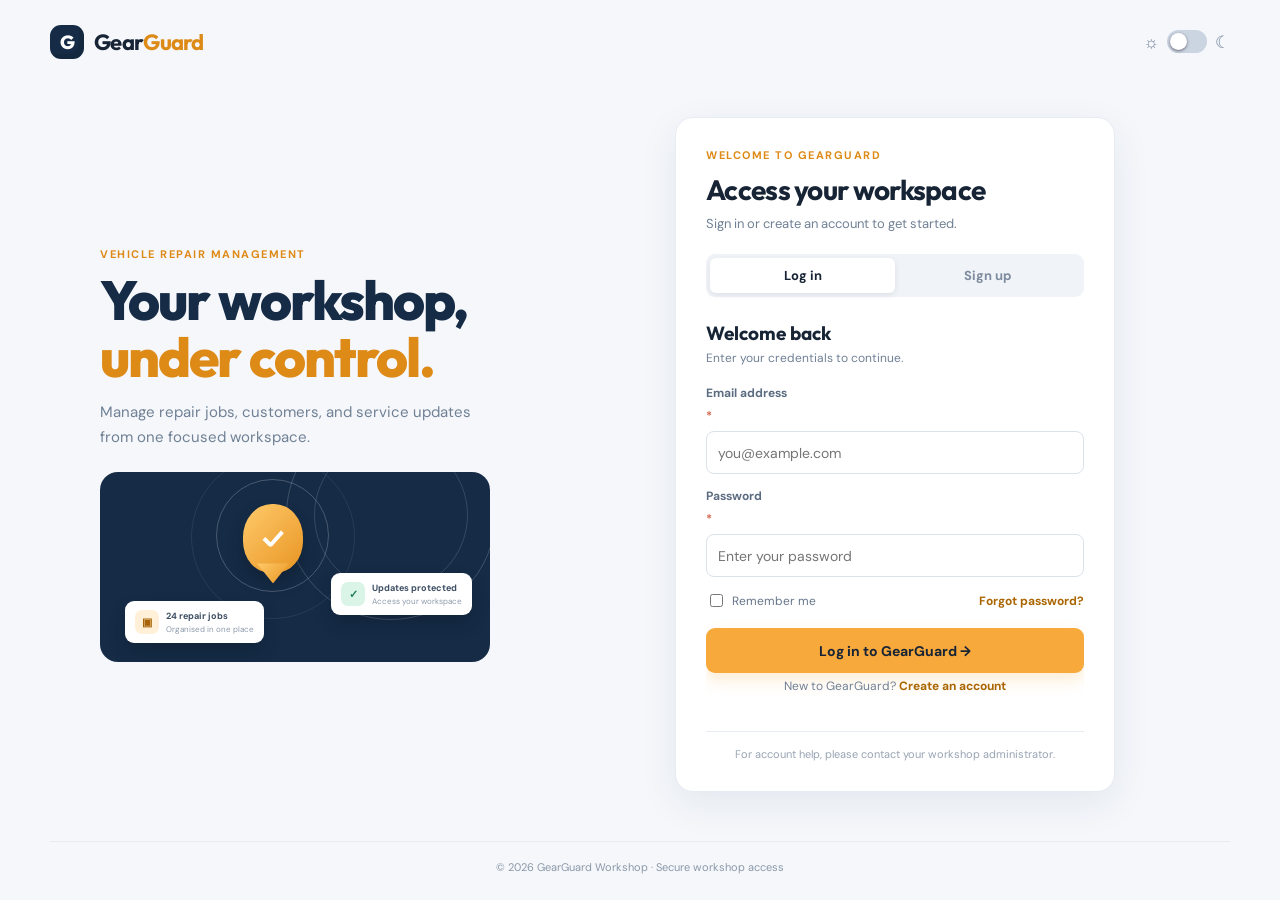
<file: index.html>
<!DOCTYPE html>
<html lang="en">

<head>
  <meta charset="UTF-8">
  <meta name="viewport" content="width=device-width, initial-scale=1.0">
  <meta name="description" content="Sign in or create a GearGuard workshop account">
  <title>Sign In | GearGuard</title>
  <link rel="preconnect" href="https://fonts.googleapis.com">
  <link rel="preconnect" href="https://fonts.gstatic.com" crossorigin>
  <link
    href="https://fonts.googleapis.com/css2?family=DM+Sans:wght@400;500;600;700&family=Outfit:wght@500;600;700;800&display=swap"
    rel="stylesheet">
  <link rel="stylesheet" href="style.css">
</head>

<body class="auth-body">
  <input onclick="blackBg()" class="theme-toggle" type="checkbox" id="theme-toggle">
  <div class="site-shell auth-shell">
    <header class="auth-header container">
      <a class="brand" href="index.html" aria-label="GearGuard login">
        <span class="brand-mark">G</span>
        <span>Gear<span>Guard</span>
        </span>
      </a><label class="theme-label" for="theme-toggle"><span aria-hidden="true">☼</span><span
          class="switch"><span></span></span><span aria-hidden="true">☾</span><span class="sr-only">Toggle colour
          theme</span></label>
    </header>
    <main class="auth-main container">
      <section class="auth-showcase" aria-hidden="true">
        <p class="eyebrow">Vehicle repair management</p>
        <h1>Your workshop,<br><em>under control.</em></h1>
        <p>Manage repair jobs, customers, and service updates from one focused workspace.</p>
        <div class="auth-illustration">
          <div class="auth-ring"></div>
          <div class="access-shield">✓</div>
          <div class="access-orbit orbit-one"></div>
          <div class="access-orbit orbit-two"></div>
          <div class="access-card access-card-one"><span class="access-icon">▣</span>
            <div><b>24 repair jobs</b><small>Organised in one place</small></div>
          </div>
          <div class="access-card access-card-two"><span class="access-icon">✓</span>
            <div><b>Updates protected</b><small>Access your workspace</small></div>
          </div>
        </div>
      </section>
      <section class="auth-card" aria-label="Account access">
        <div class="auth-card-heading">
          <p class="eyebrow">Welcome to GearGuard</p>
          <h2>Access your workspace</h2>
          <p>Sign in or create an account to get started.</p>
        </div>
        <div class="auth-tabs"><input type="radio" name="auth-view" id="login-tab" checked><input type="radio"
            name="auth-view" id="signup-tab">
          <div class="tab-labels" role="tablist" aria-label="Authentication options"><label for="login-tab"
              role="tab">Log in</label><label for="signup-tab" role="tab">Sign up</label></div>
          <div class="auth-panels">
            <form class="auth-form login-form" action="dashboard.html" method="get">


              <h3>Welcome back</h3>
              <p>Enter your credentials to continue.</p>


              <label for="login-email">Email address <b>*</b>
                <input id="login-email" name="email" type="email" placeholder="you@example.com"
                  required autocomplete="email">
              </label>
              <label for="login-password">Password <b>*</b>
                <input id="login-password" name="password" type="password" placeholder="Enter your password"
                  minlength="6" required autocomplete="current-password">
              </label>


              <div class="form-option">
                <label><input type="checkbox" name="remember"> Remember me</label>
                <a href="#password-help">Forgot password?</a>
              </div>

              <button class="button button-primary auth-submit" onclick="login()" type="button">Log in to GearGuard →</button>
              <p class="auth-switch-text">New to GearGuard?
                <label for="signup-tab">Create an account</label>
              </p>
            </form>


            <form class="auth-form signup-form" action="pages/signup-success.html" method="get" onsubmit="signUp(event)">
              <h3>Create your account</h3>
              <p>Set up your workshop access in a moment.</p>

              <label for="signup-full-name">Full name <b>*</b>
                <input id="signup-full-name" name="fullName" type="text" placeholder="Enter your full name" required
                  autocomplete="name">
              </label>

              <label for="signup-email">Email address <b>*</b>
                <input id="signup-email" name="email" type="email" placeholder="you@example.com"
                  required autocomplete="email">
              </label>

              <label for="signup-dob">Date of birth <b>*</b>
                <input id="signup-dob" name="dob" min="1900-01-01" max="2026-08-27" type="date" required
                  autocomplete="bday">
              </label>

              <label for="signup-password">Password <b>*</b>
                <input id="signup-password" name="password" type="password" placeholder="At least 6 characters"
                  minlength="6" required autocomplete="new-password">
              </label>

              <label for="signup-confirm-password">Confirm password <b>*</b>
                <input id="signup-confirm-password" name="confirmPassword" type="password"
                  placeholder="Re-enter your password" minlength="6" required autocomplete="new-password">
              </label>

              <label class="terms">
                <input type="checkbox" required> I agree to the <a href="#terms">terms and privacy policy</a>.
              </label>

              <button class="button button-primary auth-submit" type="submit">Create account →
              </button>
              <p class="auth-switch-text">Already have an account? <label for="login-tab">Log in</label></p>
            </form>
          </div>
        </div>
        <p class="auth-help" id="password-help">For account help, please contact your workshop administrator.</p>
      </section>
    </main>
    <footer class="auth-footer container">© 2026 GearGuard Workshop · Secure workshop access</footer>
  </div>
  <script src="app.js"></script>
</body>

</html>
</file>
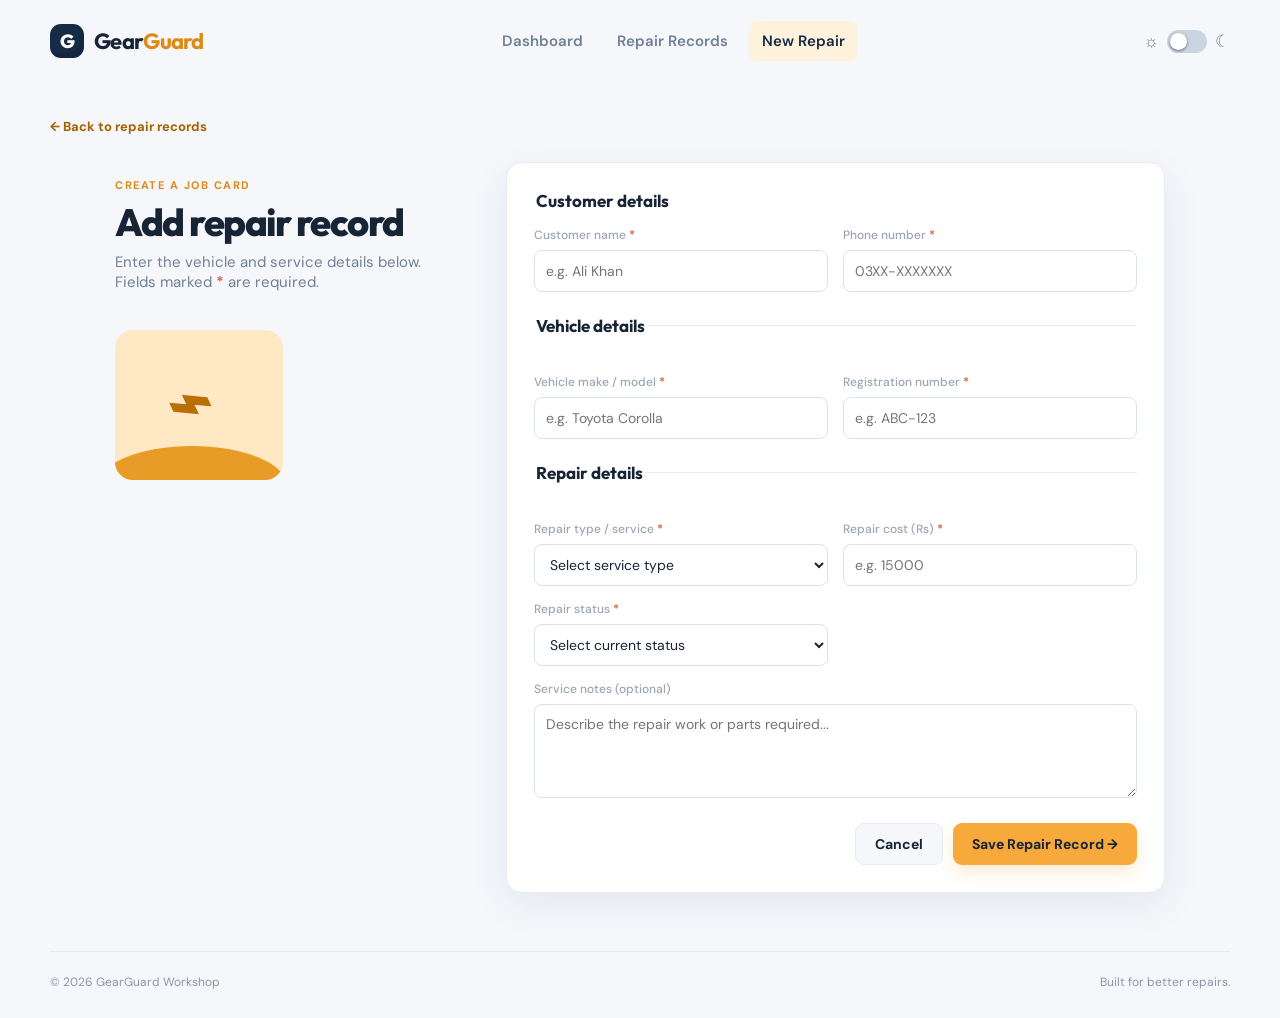
<file: pages/add-repair.html>
<!DOCTYPE html>
<html lang="en">

<head>
  <meta charset="UTF-8">
  <meta name="viewport" content="width=device-width, initial-scale=1.0">
  <meta name="description" content="Add a vehicle repair record">
  <title>New Repair | GearGuard</title>
  <link rel="preconnect" href="https://fonts.googleapis.com">
  <link rel="preconnect" href="https://fonts.gstatic.com" crossorigin>
  <link
    href="https://fonts.googleapis.com/css2?family=DM+Sans:wght@400;500;600;700&family=Outfit:wght@500;600;700;800&display=swap"
    rel="stylesheet">
  <link rel="stylesheet" href="../style.css">
</head>

<body>
  <input onclick="blackBg()" class="theme-toggle" type="checkbox" id="theme-toggle">
  <div class="site-shell">
    <header class="topbar container">
      <a class="brand" href="dashboard.html">
        <span class="brand-mark">G</span>
        <span>Gear<span>Guard</span></span>
      </a>
      <nav class="main-nav" aria-label="Primary navigation">
        <a href="dashboard.html">Dashboard</a>
        <a href="repairs.html">Repair Records</a>
        <a class="active" href="add-repair.html">New Repair</a>
      </nav>
      <label class="theme-label" for="theme-toggle">
        <span>☼</span>
        <span class="switch">
          <span></span>
        </span>
        <span>☾</span>
        <span class="sr-only">Toggle colour theme</span>
      </label>
    </header>
    <main class="container page-content">
      <a class="back-link" href="repairs.html">← Back to repair records</a>
      <section class="form-layout">
        <div class="form-intro">
          <p class="eyebrow">Create a job card</p>
          <h1>Add repair record</h1>
          <p>Enter the vehicle and service details below. Fields marked <b>*</b> are required.</p>
          <div class="form-side-art" aria-hidden="true"><span>⌁</span>
            <div></div>
          </div>
        </div>
        <form class="repair-form" action="repairs.html" method="get">
          <fieldset>
            <legend>Customer details</legend>
            <div class="form-grid">
              <label><span class="field-label">Customer name <b>*</b></span>
                <input id="customer-name" type="text" name="customerName" placeholder="e.g. Ali Khan" required
                  autocomplete="name">
              </label>
              <label><span class="field-label">Phone number <b>*</b></span>
                <input id="phone-number" type="tel" name="phone" placeholder="03XX-XXXXXXX" required>
              </label>
            </div>
          </fieldset>
          <fieldset>
            <legend>Vehicle details</legend>
            <div class="form-grid">
              <label><span class="field-label">Vehicle make / model <b>*</b></span>
                <input id="vehicle-model" type="text" name="vehicleModel" placeholder="e.g. Toyota Corolla" required>
              </label>
              <label><span class="field-label">Registration number <b>*</b></span>
                <input id="registration-number" type="text" name="registrationNumber" placeholder="e.g. ABC-123"
                  required>
              </label>
            </div>
          </fieldset>
          <fieldset>
            <legend>Repair details</legend>
            <div class="form-grid">
              <label><span class="field-label">Repair type / service <b>*</b></span>
                <select id="repair-type" name="repairType" required>
                  <option value="" selected disabled>Select service type</option>
                  <option>Brake Service</option>
                  <option>Oil Change</option>
                  <option>Engine Tune-up</option>
                  <option>AC Repair</option>
                  <option>Wheel Alignment</option>
                  <option>Other</option>
                </select>
              </label>
              <label><span class="field-label">Repair cost (Rs) <b>*</b></span>
                <input id="repair-cost" type="number" name="repairCost" placeholder="e.g. 15000" min="0" required>
              </label>
              <label><span class="field-label">Repair status <b>*</b></span>
                <select id="repair-status" name="repairStatus" required>
                  <option value="" selected disabled>Select current status</option>
                  <option>Pending</option>
                  <option>In Progress</option>
                  <option>Completed</option>
                </select>
              </label>
            </div>
            <label class="full-field"><span>Service notes (optional)</span>
              <textarea id="service-notes" name="notes" rows="4"
                placeholder="Describe the repair work or parts required..."></textarea>
            </label>
          </fieldset>
          <div class="form-actions"><a class="button button-secondary" href="repairs.html">Cancel</a>
            <button onclick="addRepairRecord()" class="button button-primary" type="submit">Save Repair Record
              →</button>
          </div>
        </form>
      </section>
    </main>
    <footer class="footer container"><span>© 2026 GearGuard Workshop</span><span>Built for better repairs.</span>
    </footer>
  </div>
  <script src="../app.js"></script>
</body>

</html>
</file>
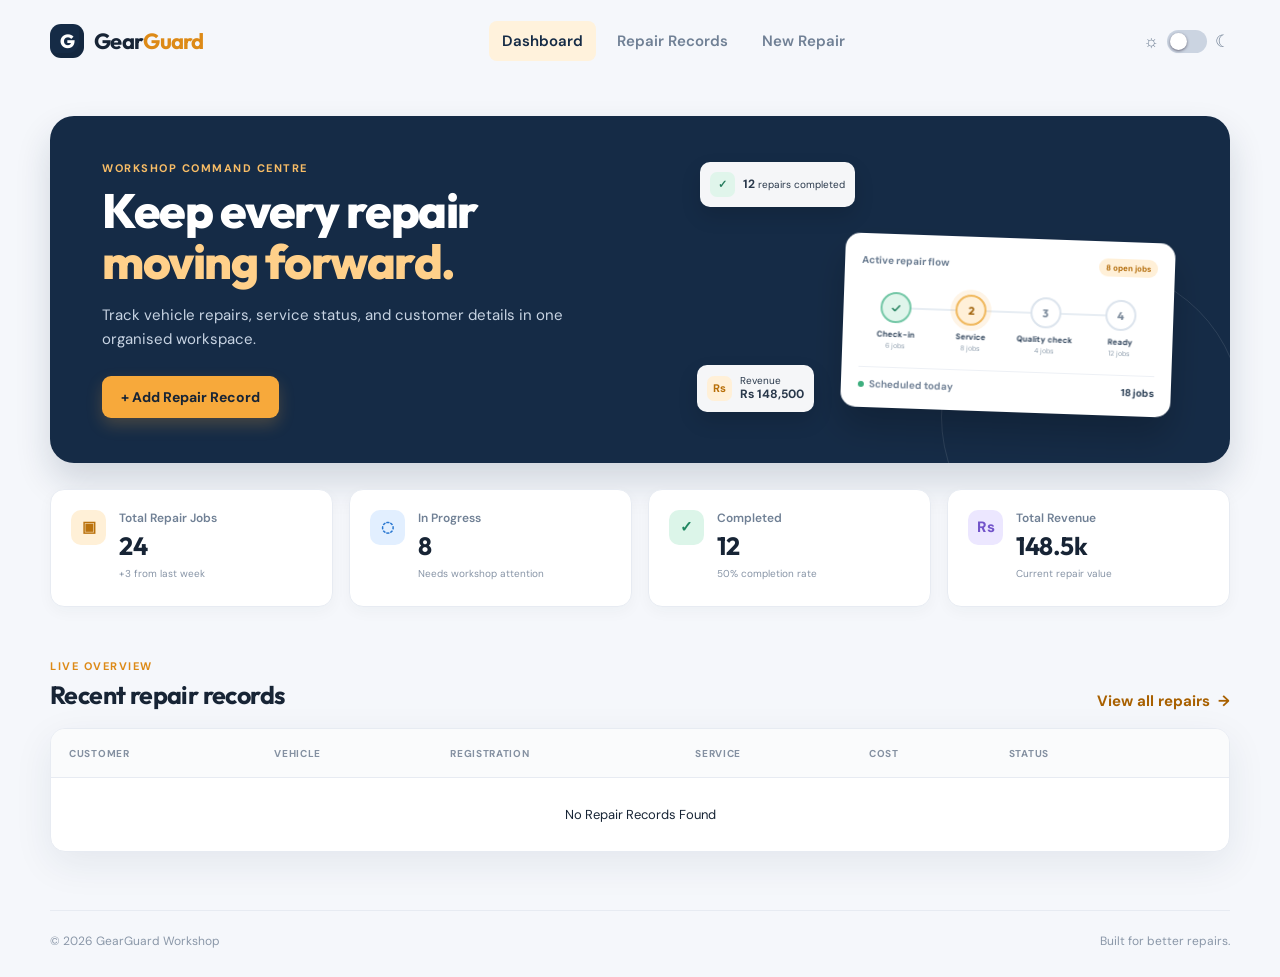
<file: pages/dashboard.html>
<!DOCTYPE html>
<html lang="en">

<head>
  <meta charset="UTF-8">
  <meta name="viewport" content="width=device-width, initial-scale=1.0">
  <meta name="description" content="Vehicle repair management dashboard">
  <title>GearGuard | Vehicle Repair Management</title>
  <link rel="preconnect" href="https://fonts.googleapis.com">
  <link rel="preconnect" href="https://fonts.gstatic.com" crossorigin>
  <link
    href="https://fonts.googleapis.com/css2?family=DM+Sans:wght@400;500;600;700&family=Outfit:wght@500;600;700;800&display=swap"
    rel="stylesheet">
  <link rel="stylesheet" href="../style.css">
</head>

<body>
  <input onclick="blackBg()" class="theme-toggle" type="checkbox" id="theme-toggle">
  <div class="site-shell">
    <header class="topbar container">
      <a class="brand" href="dashboard.html" aria-label="GearGuard dashboard"><span
          class="brand-mark">G</span><span>Gear<span>Guard</span></span></a>
      <nav class="main-nav" aria-label="Primary navigation">
        <a class="active" href="dashboard.html">Dashboard</a>
        <a href="repairs.html">Repair Records</a>
        <a href="add-repair.html">New Repair</a>
      </nav>
      <label class="theme-label" for="theme-toggle"><span aria-hidden="true">☼</span><span
          class="switch"><span></span></span><span aria-hidden="true">☾</span><span class="sr-only">Toggle colour
          theme</span></label>
    </header>

    <main class="container page-content">
      <section class="hero dashboard-hero">
        <div>
          <p class="eyebrow">Workshop command centre</p>
          <h1>Keep every repair<br><em>moving forward.</em></h1>
          <p class="hero-copy">Track vehicle repairs, service status,
            and customer details in one organised workspace.</p>
          <a class="button button-primary" href="add-repair.html">+ Add Repair Record</a>
        </div>
        <div class="hero-art" aria-hidden="true">
          <div class="workflow-visual">
            <div class="workflow-head"><span>Active repair flow</span><b>8 open jobs</b></div>
            <div class="workflow-route"><span class="route-line"></span>
              <div class="workflow-step done"><i>✓</i><b>Check-in</b><small>6 jobs</small></div>
              <div class="workflow-step active"><i>2</i><b>Service</b><small>8 jobs</small></div>
              <div class="workflow-step"><i>3</i><b>Quality check</b><small>4 jobs</small></div>
              <div class="workflow-step"><i>4</i><b>Ready</b><small>12 jobs</small></div>
            </div>
            <div class="workflow-footer"><span><i></i> Scheduled today</span><b>18 jobs</b></div>
          </div>
          <div class="floating-card card-status"><span class="mini-icon">✓</span><span><b>12</b> repairs
              completed</span></div>
          <div class="floating-card card-cost"><span class="mini-icon">Rs</span><span>Revenue<br><b>Rs
                148,500</b></span></div>
        </div>
      </section>

      <section class="stat-grid" aria-label="Repair summary">
        <article class="stat-card reveal-up"><span class="stat-icon amber">▣</span>
          <div>
            <p>Total Repair Jobs</p><strong>24</strong><small>+3 from last week</small>
          </div>
        </article>
        <article class="stat-card reveal-up delay-1"><span class="stat-icon blue">◌</span>
          <div>
            <p>In Progress</p><strong>8</strong><small>Needs workshop attention</small>
          </div>
        </article>
        <article class="stat-card reveal-up delay-2"><span class="stat-icon green">✓</span>
          <div>
            <p>Completed</p><strong>12</strong><small>50% completion rate</small>
          </div>
        </article>
        <article class="stat-card reveal-up delay-3"><span class="stat-icon violet">Rs</span>
          <div>
            <p>Total Revenue</p><strong>148.5k</strong><small>Current repair value</small>
          </div>
        </article>
      </section>

      <section class="section-heading">
        <div>
          <p class="eyebrow">Live overview</p>
          <h2>Recent repair records</h2>
        </div><a class="text-link" href="repairs.html">View all repairs <span>→</span></a>
      </section>
      <section class="records-panel">
        <div class="table-wrap">
          <table>
            <thead>
              <tr>
                <th>Customer</th>
                <th>Vehicle</th>
                <th>Registration</th>
                <th>Service</th>
                <th>Cost</th>
                <th>Status</th>
                <th><span class="sr-only">Actions</span></th>
              </tr>
            </thead>
            <tbody id="dashboard-repair-table"></tbody>
          </table>
        </div>
      </section>
    </main>
    <footer class="footer container"><span>© 2026 GearGuard Workshop</span><span>Built for better repairs.</span>
    </footer>
  </div>
  <script src="../app.js"></script>
</body>

</html>
</file>
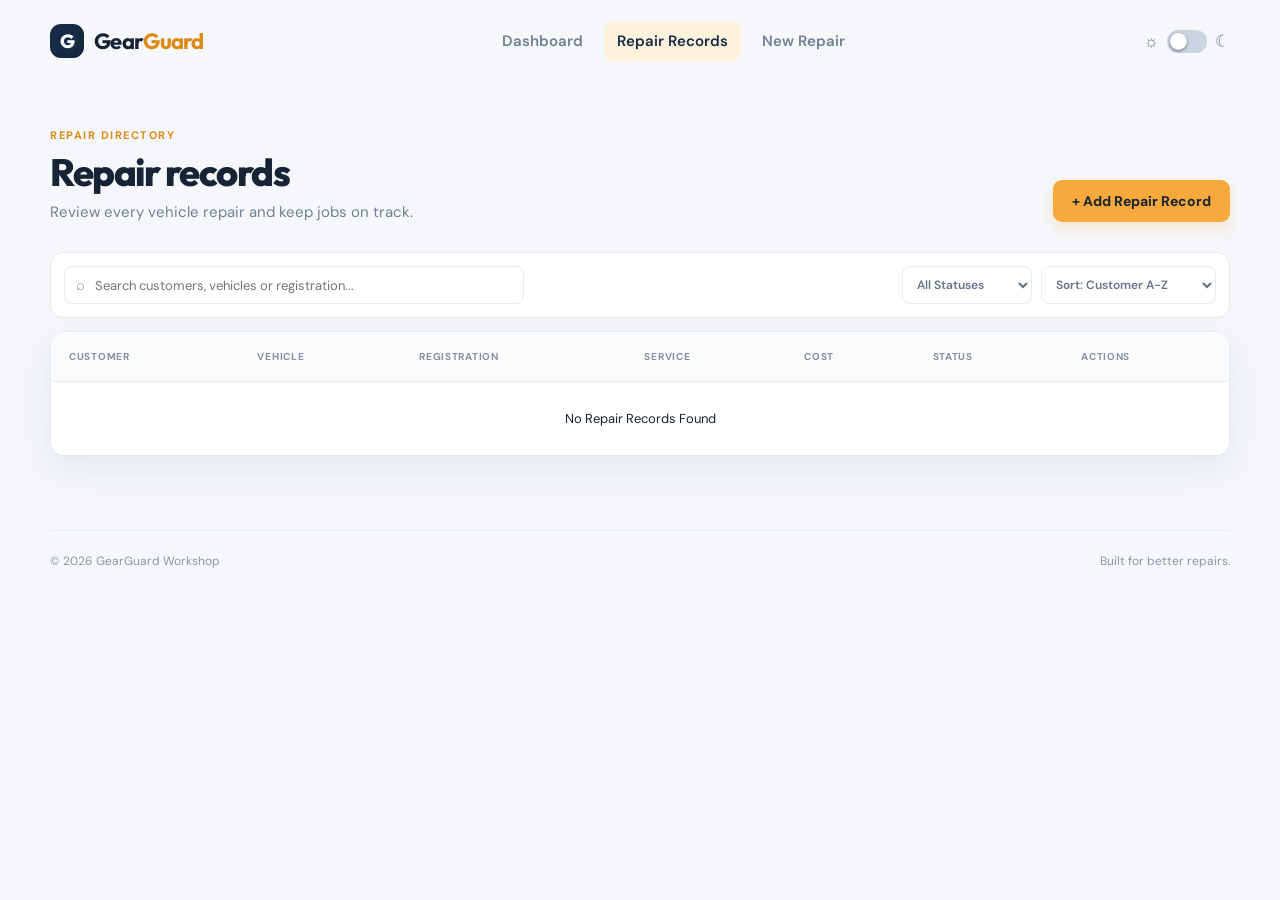
<file: pages/edit-repair.html>
<!DOCTYPE html>
<html lang="en">

<head>
  <meta charset="UTF-8">
  <meta name="viewport" content="width=device-width, initial-scale=1.0">
  <meta name="description" content="Edit a vehicle repair record">
  <title>Edit Repair | GearGuard</title>
  <link rel="preconnect" href="https://fonts.googleapis.com">
  <link rel="preconnect" href="https://fonts.gstatic.com" crossorigin>
  <link
    href="https://fonts.googleapis.com/css2?family=DM+Sans:wght@400;500;600;700&family=Outfit:wght@500;600;700;800&display=swap"
    rel="stylesheet">
  <link rel="stylesheet" href="../style.css">
</head>

<body>
  <input onclick="blackBg()" class="theme-toggle" type="checkbox" id="theme-toggle">
  <div class="site-shell">
    <header class="topbar container"><a class="brand" href="dashboard.html"><span
          class="brand-mark">G</span><span>Gear<span>Guard</span></span></a>
      <nav class="main-nav" aria-label="Primary navigation"><a href="dashboard.html">Dashboard</a><a class="active"
          href="repairs.html">Repair Records</a><a href="add-repair.html">New Repair</a></nav><label class="theme-label"
        for="theme-toggle"><span>☼</span><span class="switch"><span></span></span><span>☾</span><span
          class="sr-only">Toggle colour theme</span></label>
    </header>
    <main class="container page-content"><a class="back-link" href="repairs.html">← Back to repair records</a>
      <section class="form-layout">
        <div class="form-intro">
          <p class="eyebrow">Update job card</p>
          <h1>Edit repair record</h1>
          <p>Update the repair details below and save your changes.</p>
        </div>
        <form class="repair-form" onsubmit="updateRepairRecord(event)">
          <fieldset>
            <legend>Customer details</legend>
            <div class="form-grid"><label>Customer name <b>*</b><input id="customer-name" type="text" name="customerName"
                  required></label><label>Phone number <b>*</b><input id="phone-number" type="tel" name="phone"
                  required></label></div>
          </fieldset>
          <fieldset>
            <legend>Vehicle details</legend>
            <div class="form-grid"><label>Vehicle make / model <b>*</b><input id="vehicle-model" type="text" name="vehicleModel"
                  required></label><label>Registration number <b>*</b><input id="registration-number" type="text"
                  name="registrationNumber" required></label></div>
          </fieldset>
          <fieldset>
            <legend>Repair details</legend>
            <div class="form-grid"><label>Repair type / service <b>*</b><select id="repair-type" name="repairType" required>
                  <option value="" selected disabled>Select service type</option>
                  <option>Brake Service</option>
                  <option>Oil Change</option>
                  <option>Engine Tune-up</option>
                  <option>AC Repair</option>
                  <option>Wheel Alignment</option>
                  <option>Other</option>
                </select></label><label>Repair cost (Rs) <b>*</b><input id="repair-cost" type="number" name="repairCost"
                  min="0" required></label><label>Repair status <b>*</b><select id="repair-status" name="repairStatus" required>
                  <option value="" selected disabled>Select current status</option>
                  <option>In Progress</option>
                  <option>Pending</option>
                  <option>Completed</option>
                </select></label></div><label class="full-field">Service notes <span>(optional)</span><textarea
                id="service-notes" name="notes" rows="4"></textarea></label>
          </fieldset>
          <div class="form-actions"><a class="button button-secondary" href="repairs.html">Cancel</a><button
              class="button button-primary" type="submit">Update Repair Record →</button></div>
        </form>
      </section>
    </main>
    <footer class="footer container"><span>© 2026 GearGuard Workshop</span><span>Built for better repairs.</span>
    </footer>
  </div>
  <script src="../app.js"></script>
</body>

</html>
</file>
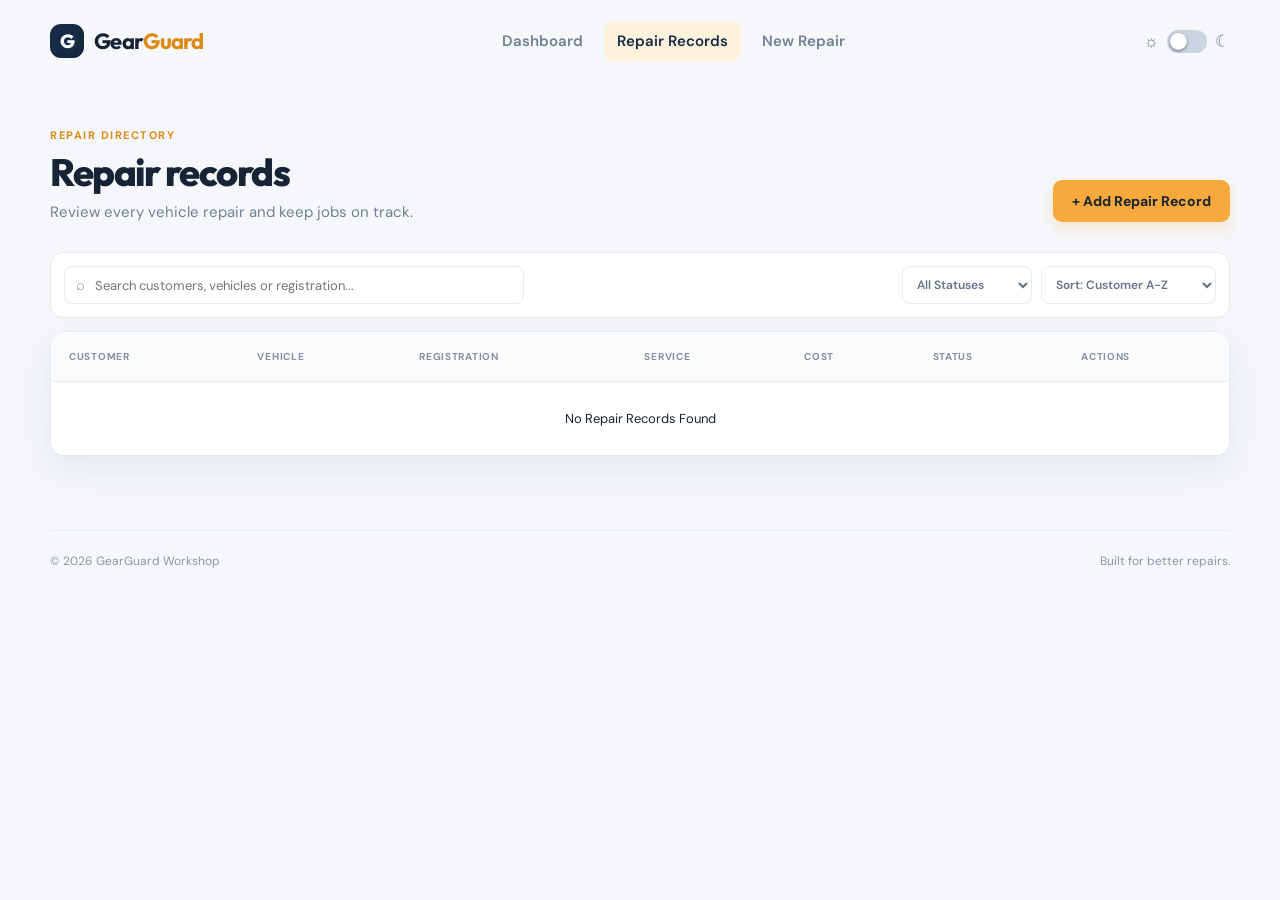
<file: pages/repairs.html>
<!DOCTYPE html>
<html lang="en">

<head>
  <meta charset="UTF-8">
  <meta name="viewport" content="width=device-width, initial-scale=1.0">
  <meta name="description" content="Vehicle repair records">
  <title>Repair Records | GearGuard</title>
  <link rel="preconnect" href="https://fonts.googleapis.com">
  <link rel="preconnect" href="https://fonts.gstatic.com" crossorigin>
  <link
    href="https://fonts.googleapis.com/css2?family=DM+Sans:wght@400;500;600;700&family=Outfit:wght@500;600;700;800&display=swap"
    rel="stylesheet">
  <link rel="stylesheet" href="../style.css">
</head>

<body>
  <input onclick="blackBg()" class="theme-toggle" type="checkbox" id="theme-toggle">
  <div class="site-shell">
    <header class="topbar container"><a class="brand" href="dashboard.html"><span
          class="brand-mark">G</span><span>Gear<span>Guard</span></span></a>
      <nav class="main-nav" aria-label="Primary navigation">
        <a href="dashboard.html">Dashboard</a>
        <a class="active" href="repairs.html">Repair Records</a>
        <a href="add-repair.html">New Repair</a>
      </nav>

      <label class="theme-label" for="theme-toggle"><span>☼</span><span
          class="switch"><span></span></span><span>☾</span><span class="sr-only">Toggle colour theme</span>
      </label>
    </header>
    <main class="container page-content">
      <section class="page-intro">
        <div>
          <p class="eyebrow">Repair directory</p>
          <h1>Repair records</h1>
          <p>Review every vehicle repair and keep jobs on track.</p>
        </div><a class="button button-primary" href="add-repair.html">+ Add Repair Record</a>
      </section>
      <section class="toolbar" aria-label="Record controls">
        <label class="search-box"><span>⌕</span>
          <input id="search-input" oninput="showRepairs()" type="search" placeholder="Search customers, vehicles or registration...">
        </label>
        <div class="filter-group">
          <label for="status-filter" class="sr-only">Filter by status</label><select
            id="status-filter" onchange="showRepairs()">
            <option value="all">All Statuses</option>
            <option>Pending</option>
            <option>In Progress</option>
            <option>Completed</option>
          </select>
          <label for="sort-by" class="sr-only">Sort records</label><select id="sort-by" onchange="showRepairs()">
            <option value="customer">Sort: Customer A-Z</option>
            <option value="vehicle">Sort: Vehicle A-Z</option>
            <option value="high-cost">Sort: Highest Cost</option>
            <option value="low-cost">Sort: Lowest Cost</option>
          </select>
        </div>
      </section>
      <section class="records-panel full-records">
        <div class="table-wrap">
          <table>
            <thead>
              <tr>
                <th>Customer</th>
                <th>Vehicle</th>
                <th>Registration</th>
                <th>Service</th>
                <th>Cost</th>
                <th>Status</th>
                <th>Actions</th>
              </tr>
            </thead>
            <tbody id="repair-table"></tbody>
          </table>
        </div>
      </section>
    </main>
    <footer class="footer container"><span>© 2026 GearGuard Workshop</span><span>Built for better repairs.</span>
    </footer>
  </div>
  <script src="../app.js"></script>
</body>

</html>
</file>
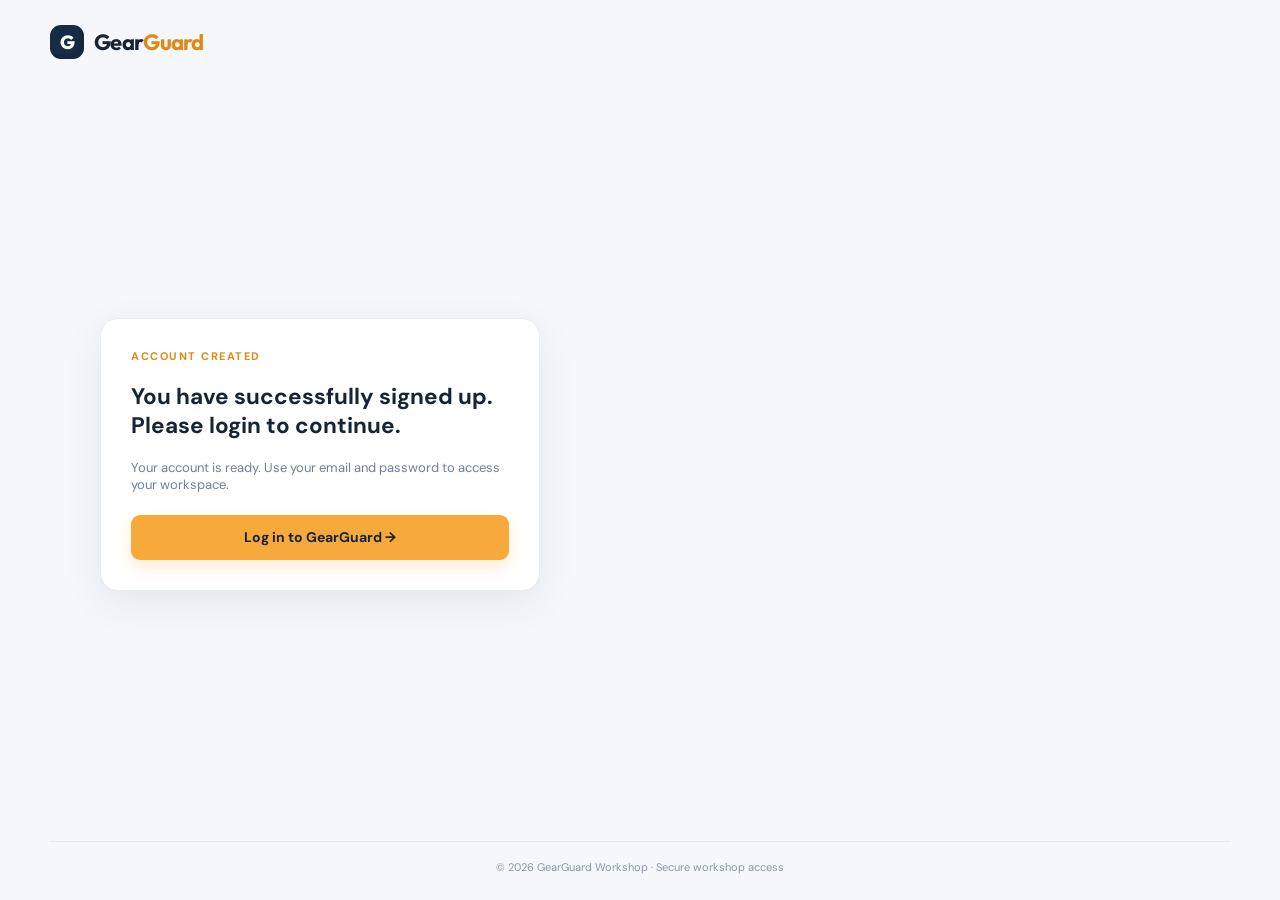
<file: pages/signup-success.html>
<!DOCTYPE html>
<html lang="en">

<head>
  <meta charset="UTF-8">
  <meta name="viewport" content="width=device-width, initial-scale=1.0">
  <meta name="description" content="GearGuard signup confirmation">
  <title>Account Created | GearGuard</title>
  <link rel="preconnect" href="https://fonts.googleapis.com">
  <link rel="preconnect" href="https://fonts.gstatic.com" crossorigin>
  <link href="https://fonts.googleapis.com/css2?family=DM+Sans:wght@400;500;600;700&family=Outfit:wght@500;600;700;800&display=swap" rel="stylesheet">
  <link rel="stylesheet" href="../style.css">
</head>

<body class="auth-body">
  <div class="site-shell auth-shell">
    <header class="auth-header container">
      <a class="brand" href="index.html" aria-label="GearGuard login">
        <span class="brand-mark">G</span><span>Gear<span>Guard</span></span>
      </a>
    </header>
    <main class="auth-main container">
      <section class="auth-card" aria-labelledby="signup-message">
        <div class="auth-card-heading">
          <p class="eyebrow">Account created</p>
          <h1 id="signup-message">You have successfully signed up. Please login to continue.</h1>
          <p>Your account is ready. Use your email and password to access your workspace.</p>
        </div>
        <a class="button button-primary auth-submit" href="./dashboard.html">Log in to GearGuard →</a>
      </section>
    </main>
    <footer class="auth-footer container">© 2026 GearGuard Workshop · Secure workshop access</footer>
  </div>
  <script src="../app.js"></script>
</body>

</html>
</file>
<file: style.css>
:root {
    --ink: #172435;
    --muted: #708095;
    --canvas: #f5f7fb;
    --surface: #fff;
    --line: #e7ebf2;
    --accent: #f7a93b;
    --accent-deep: #dd8a17;
    --navy: #152b46;
    --blue: #3988e6;
    --green: #2daf7f;
    --violet: #8a6ae8;
    --shadow: 0 12px 38px rgba(30, 48, 75, .08);
}

* {
    box-sizing: border-box;
}

html {
    scroll-behavior: smooth;
}

body {
    margin: 0;
    background: var(--canvas);
    color: var(--ink);
    font-family: "DM Sans", sans-serif;
    font-size: 15px;
}

.site-shell {
    min-height: 100vh;
    transition: background .3s, color .3s;
    overflow: hidden;
}

.container {
    width: min(1180px, calc(100% - 48px));
    margin-inline: auto;
}

.topbar {
    height: 82px;
    display: flex;
    align-items: center;
    justify-content: space-between;
    gap: 25px;
}

.brand {
    display: flex;
    align-items: center;
    gap: 10px;
    color: var(--ink);
    font: 700 22px/1 Outfit, sans-serif;
    text-decoration: none;
    letter-spacing: -.7px;
}

.brand>span:last-child>span {
    color: var(--accent-deep);
}

.brand-mark {
    display: grid;
    place-items: center;
    width: 34px;
    height: 34px;
    border-radius: 11px;
    color: #fff;
    background: var(--navy);
    font: 800 19px Outfit, sans-serif;
    box-shadow: inset -5px -5px rgba(0, 0, 0, .1);
}

.main-nav {
    display: flex;
    gap: 8px;
}

.main-nav a {
    padding: 10px 13px;
    color: var(--muted);
    text-decoration: none;
    font-weight: 600;
    border-radius: 8px;
    transition: color .2s, background .2s;
}

.main-nav a:hover,
.main-nav a.active {
    color: var(--navy);
    background: #fff2dc;
}

.theme-toggle {
    position: absolute;
    opacity: 0;
    pointer-events: none;
}

.theme-label {
    display: flex;
    align-items: center;
    gap: 8px;
    cursor: pointer;
    color: var(--muted);
    font-size: 17px;
}

.switch {
    width: 40px;
    height: 23px;
    padding: 3px;
    display: flex;
    background: #cbd4e1;
    border-radius: 30px;
    transition: .25s;
}

.switch span {
    display: block;
    width: 17px;
    height: 17px;
    border-radius: 50%;
    background: #fff;
    box-shadow: 0 1px 3px #667;
    transition: .25s;
}

.theme-toggle:focus-visible+.site-shell .theme-label {
    outline: 3px solid var(--blue);
    outline-offset: 3px;
    border-radius: 20px;
}

.theme-toggle:checked+.site-shell .switch {
    background: var(--accent);
}

.theme-toggle:checked+.site-shell .switch span {
    transform: translateX(17px);
}

.theme-toggle:checked+.site-shell {
    --ink: #edf4fc;
    --muted: #b7c5d5;
    --canvas: #101b2a;
    --surface: #182638;
    --line: #31445b;
    --navy: #0c1725;
    --shadow: 0 12px 38px rgba(0, 0, 0, .24);
    background: var(--canvas);
    color: var(--ink);
}

.theme-toggle:checked+.site-shell .brand,
.theme-toggle:checked+.site-shell .auth-showcase h1,
.theme-toggle:checked+.site-shell .repair-form legend,
.theme-toggle:checked+.site-shell td b,
.theme-toggle:checked+.site-shell td:first-child {
    color: var(--ink);
}

.theme-toggle:checked+.site-shell .main-nav a:hover,
.theme-toggle:checked+.site-shell .main-nav a.active {
    color: #ffe0a8;
    background: #29394d;
}

.theme-toggle:checked+.site-shell .repair-form label,
.theme-toggle:checked+.site-shell .auth-form>label,
.theme-toggle:checked+.site-shell .form-option,
.theme-toggle:checked+.site-shell .terms {
    color: #c4d1df;
}

.theme-toggle:checked+.site-shell .button-secondary,
.theme-toggle:checked+.site-shell select,
.theme-toggle:checked+.site-shell .repair-form input,
.theme-toggle:checked+.site-shell .repair-form textarea,
.theme-toggle:checked+.site-shell .auth-form input[type="text"],
.theme-toggle:checked+.site-shell .auth-form input[type="email"],
.theme-toggle:checked+.site-shell .auth-form input[type="password"],
.theme-toggle:checked+.site-shell .auth-form input[type="date"] {
    background: #182638;
    color: var(--ink);
    border-color: var(--line);
}

.theme-toggle:checked+.site-shell .tab-labels {
    background: #26374a;
}

.theme-toggle:checked+.site-shell .auth-tabs #login-tab:checked~.tab-labels label[for="login-tab"],
.theme-toggle:checked+.site-shell .auth-tabs #signup-tab:checked~.tab-labels label[for="signup-tab"] {
    color: var(--ink);
    background: #182638;
}

.theme-toggle:checked+.site-shell th {
    color: #b7c5d5;
    background: #1b2a3d;
}

.theme-toggle:checked+.site-shell td {
    color: #c4d1df;
}

.theme-toggle:checked+.site-shell td small {
    color: #9eafc3;
}

.theme-toggle:checked+.site-shell tbody tr:hover {
    background: #26374a;
}

.theme-toggle:checked+.site-shell tbody tr:hover td,
.theme-toggle:checked+.site-shell tbody tr:hover td b {
    color: #fff;
}

.page-content {
    padding: 34px 0 58px;
}

.dashboard-hero {
    min-height: 285px;
    padding: 45px 52px;
    border-radius: 24px;
    position: relative;
    overflow: hidden;
    display: grid;
    grid-template-columns: 1fr .8fr;
    background: var(--navy);
    color: #fff;
    box-shadow: 0 18px 35px rgba(21, 43, 70, .16);
}

.eyebrow {
    margin: 0 0 10px;
    color: var(--accent-deep);
    text-transform: uppercase;
    letter-spacing: 1.5px;
    font-size: 11px;
    font-weight: 700;
}

.dashboard-hero .eyebrow {
    color: #f8bd66;
}

.hero h1,
.page-intro h1,
.form-intro h1 {
    margin: 0;
    font: 800 clamp(34px, 4vw, 48px)/1.06 Outfit, sans-serif;
    letter-spacing: -1.5px;
}

.hero h1 em {
    color: #ffd08a;
    font-style: normal;
}

.hero-copy {
    max-width: 485px;
    margin: 16px 0 25px;
    color: #c8d4e3;
    line-height: 1.6;
}

.button {
    display: inline-flex;
    align-items: center;
    justify-content: center;
    min-height: 42px;
    padding: 0 19px;
    border: 0;
    border-radius: 9px;
    cursor: pointer;
    font: 700 14px "DM Sans", sans-serif;
    text-decoration: none;
    transition: transform .2s, box-shadow .2s, background .2s;
}

.button:hover {
    transform: translateY(-2px);
}

.button-primary {
    color: #172435;
    background: var(--accent);
    box-shadow: 0 7px 16px rgba(247, 169, 59, .22);
}

.button-primary:hover {
    background: #ffc466;
}

.button-secondary {
    color: var(--ink);
    background: var(--canvas);
    border: 1px solid var(--line);
}

.hero-art {
    position: relative;
    min-height: 190px;
}

.pulse-ring {
    position: absolute;
    width: 240px;
    height: 240px;
    border: 1px solid rgba(255, 255, 255, .14);
    border-radius: 50%;
    right: 28px;
    top: -28px;
    animation: pulse 3.2s ease-in-out infinite;
}

.ring-two {
    width: 170px;
    height: 170px;
    right: 63px;
    top: 7px;
    animation-delay: .5s;
}

.car-body {
    position: absolute;
    z-index: 1;
    width: 250px;
    height: 82px;
    right: 10px;
    bottom: 16px;
    border-radius: 58px 92px 18px 18px;
    background: linear-gradient(135deg, #f9bf57, #e38a21);
    transform: skewX(-8deg);
    box-shadow: inset -12px -8px rgba(136, 67, 11, .22), 0 18px 25px rgba(0, 0, 0, .18);
    animation: drive-in .9s both;
}

.car-body:before {
    content: "";
    position: absolute;
    width: 130px;
    height: 50px;
    left: 58px;
    top: -38px;
    border-radius: 48px 60px 3px 3px;
    background: #ef9b34;
}

.car-window {
    position: absolute;
    z-index: 2;
    top: -33px;
    height: 32px;
    transform: skewX(8deg);
    background: #a4d5e4;
}

.window-one {
    width: 53px;
    left: 77px;
    border-radius: 28px 3px 2px 2px;
}

.window-two {
    width: 50px;
    left: 136px;
    border-radius: 3px 25px 2px 2px;
}

.headlight {
    position: absolute;
    right: 6px;
    top: 19px;
    width: 14px;
    height: 15px;
    background: #fff5bf;
    border-radius: 8px 2px 2px 8px;
}

.wheel {
    position: absolute;
    bottom: -20px;
    width: 47px;
    height: 47px;
    border: 10px solid #223447;
    border-radius: 50%;
    background: #afb7c0;
}

.wheel:after {
    content: "";
    display: block;
    width: 9px;
    height: 9px;
    margin: 9px;
    border-radius: 50%;
    background: #223447;
}

.wheel-one {
    left: 32px;
}

.wheel-two {
    right: 35px;
}

.floating-card {
    position: absolute;
    z-index: 2;
    display: flex;
    gap: 8px;
    align-items: center;
    padding: 10px;
    color: #29384b;
    background: rgba(255, 255, 255, .96);
    border-radius: 10px;
    box-shadow: 0 9px 20px rgba(0, 0, 0, .13);
    font-size: 10px;
    line-height: 1.2;
    animation: float 4s ease-in-out infinite;
}

.floating-card b {
    font-size: 12px;
}

.card-status {
    top: 8px;
    left: 0;
}

.card-cost {
    bottom: 2px;
    left: 27px;
    animation-delay: .8s;
}

.mini-icon {
    width: 25px;
    height: 25px;
    display: grid;
    place-items: center;
    border-radius: 7px;
    color: #267b5d;
    background: #e0f5eb;
    font-size: 11px;
    font-weight: 800;
}

.card-cost .mini-icon {
    color: #b86f08;
    background: #fff0d8;
}

.stat-grid {
    display: grid;
    grid-template-columns: repeat(4, 1fr);
    gap: 16px;
    margin: 26px 0 52px;
}

.stat-card {
    min-height: 118px;
    padding: 20px;
    display: flex;
    align-items: flex-start;
    gap: 13px;
    background: var(--surface);
    border: 1px solid var(--line);
    border-radius: 14px;
    box-shadow: 0 5px 15px rgba(20, 43, 70, .035);
}

.stat-card p {
    margin: 0 0 4px;
    color: var(--muted);
    font-size: 12px;
    font-weight: 600;
}

.stat-card strong {
    display: block;
    font: 700 25px Outfit, sans-serif;
    letter-spacing: -.5px;
}

.stat-card small {
    color: #8794a6;
    font-size: 10px;
}

.stat-icon {
    flex: 0 0 35px;
    height: 35px;
    display: grid;
    place-items: center;
    border-radius: 10px;
    font-size: 15px;
    font-weight: 800;
}

.amber {
    color: #ba720d;
    background: #fff0d7;
}

.blue {
    color: #2877d1;
    background: #e2efff;
}

.green {
    color: #208761;
    background: #dcf5e9;
}

.violet {
    color: #7254ca;
    background: #ece7ff;
}

.section-heading {
    display: flex;
    justify-content: space-between;
    align-items: end;
    margin-bottom: 17px;
}

.section-heading .eyebrow {
    margin-bottom: 6px;
}

.section-heading h2 {
    margin: 0;
    font: 700 25px Outfit, sans-serif;
    letter-spacing: -.6px;
}

.text-link,
.back-link {
    color: #a86000;
    font-weight: 700;
    text-decoration: none;
}

.text-link span {
    margin-left: 4px;
    transition: margin .2s;
}

.text-link:hover span {
    margin-left: 8px;
}

.records-panel {
    background: var(--surface);
    border: 1px solid var(--line);
    border-radius: 15px;
    box-shadow: var(--shadow);
    overflow: hidden;
}

.table-wrap {
    overflow-x: auto;
}

table {
    width: 100%;
    border-collapse: collapse;
    min-width: 800px;
}

th {
    height: 49px;
    padding: 0 18px;
    color: #8490a1;
    background: #fafbfc;
    border-bottom: 1px solid var(--line);
    text-align: left;
    text-transform: uppercase;
    letter-spacing: .7px;
    font-size: 10px;
}

td {
    height: 67px;
    padding: 10px 18px;
    color: #526176;
    border-bottom: 1px solid var(--line);
    white-space: nowrap;
    font-size: 13px;
}

tbody tr:last-child td {
    border-bottom: 0;
}

tbody tr {
    transition: background .2s;
}

tbody tr:hover {
    background: #fffaf1;
}

td b {
    color: var(--ink);
}

td small {
    display: block;
    margin-top: 2px;
    color: #91a0af;
    font-size: 10px;
}

td:first-child {
    color: var(--ink);
}

.avatar {
    display: inline-grid;
    place-items: center;
    width: 30px;
    height: 30px;
    margin-right: 8px;
    border-radius: 50%;
    font-size: 10px;
    font-weight: 700;
    vertical-align: middle;
}

.avatar-amber {
    color: #9d600a;
    background: #ffe4b5;
}

.avatar-blue {
    color: #286ec0;
    background: #d9eaff;
}

.avatar-green {
    color: #24795d;
    background: #d7f2e5;
}

.avatar-violet {
    color: #7053c3;
    background: #e8e2ff;
}

code {
    padding: 4px 6px;
    color: #53657b;
    background: #f0f3f7;
    border-radius: 4px;
    font: 600 11px "DM Sans", sans-serif;
}

.badge {
    display: inline-block;
    padding: 5px 9px;
    border-radius: 20px;
    font-size: 10px;
    font-weight: 700;
}

.progress {
    color: #8b5a12;
    background: #fff0d8;
}

.pending {
    color: #54657a;
    background: #e8edf3;
}

.completed {
    color: #197855;
    background: #daf4e7;
}

.row-action {
    color: #a76100;
    text-decoration: none;
    font-size: 12px;
    font-weight: 700;
}

.row-action:hover {
    text-decoration: underline;
}

.footer {
    display: flex;
    justify-content: space-between;
    padding: 22px 0 28px;
    border-top: 1px solid var(--line);
    color: #8a97a8;
    font-size: 12px;
}

.page-intro {
    display: flex;
    justify-content: space-between;
    align-items: end;
    gap: 22px;
    margin: 12px 0 30px;
}

.page-intro h1,
.form-intro h1 {
    font-size: 38px;
}

.page-intro p:not(.eyebrow),
.form-intro>p:not(.eyebrow) {
    margin: 10px 0 0;
    color: var(--muted);
}

.toolbar {
    display: flex;
    justify-content: space-between;
    gap: 16px;
    padding: 13px;
    margin-bottom: 13px;
    background: var(--surface);
    border: 1px solid var(--line);
    border-radius: 13px;
}

.search-box {
    flex: 1;
    max-width: 460px;
    display: flex;
    align-items: center;
    gap: 8px;
    padding: 0 11px;
    border: 1px solid var(--line);
    border-radius: 8px;
    color: #8a97a8;
}

.search-box input {
    width: 100%;
    height: 36px;
    border: 0;
    outline: 0;
    color: var(--ink);
    background: transparent;
    font: 13px "DM Sans", sans-serif;
}

.filter-group {
    display: flex;
    gap: 9px;
}

select {
    min-height: 38px;
    padding: 0 31px 0 10px;
    border: 1px solid var(--line);
    border-radius: 8px;
    outline: 0;
    color: #65758a;
    background: var(--surface);
    font: 600 12px "DM Sans", sans-serif;
}

.static-note {
    margin: 0 0 11px;
    color: #8996a6;
    font-size: 12px;
}

.full-records {
    margin-bottom: 15px;
}

.actions {
    display: flex;
    gap: 6px;
}

.icon-button {
    display: grid;
    place-items: center;
    width: 29px;
    height: 29px;
    color: #517292;
    background: #eff5fb;
    border-radius: 7px;
    text-decoration: none;
    font-size: 15px;
    font-weight: 700;
}

.icon-button.danger {
    color: #c65a5a;
    background: #ffeded;
}

.prototype-note {
    display: flex;
    align-items: center;
    gap: 7px;
    padding: 12px 15px;
    color: #77869a;
    background: #fff9ed;
    border: 1px solid #f6dfb6;
    border-radius: 10px;
    font-size: 12px;
}

.prototype-note b {
    color: #926016;
}

.back-link {
    display: inline-block;
    margin-bottom: 27px;
    font-size: 13px;
}

.form-layout {
    display: grid;
    grid-template-columns: .68fr 1.32fr;
    gap: 52px;
    align-items: start;
    max-width: 1050px;
    margin: 0 auto;
}

.form-intro {
    padding-top: 16px;
}

.form-intro h1 {
    margin-bottom: 10px;
}

.form-intro b,
.repair-form label b {
    color: #d36851;
}

.field-label {
    display: block;
}

.form-side-art {
    width: 168px;
    height: 150px;
    margin-top: 38px;
    position: relative;
    border-radius: 18px;
    background: #ffe9c4;
    overflow: hidden;
}

.form-side-art span {
    position: absolute;
    z-index: 1;
    top: 28px;
    left: 51px;
    color: #b96e06;
    font: 700 70px Outfit, sans-serif;
    transform: rotate(-25deg);
}

.form-side-art div {
    position: absolute;
    width: 190px;
    height: 80px;
    bottom: -46px;
    left: -18px;
    border-radius: 50%;
    background: #e99b27;
}

.repair-form {
    padding: 27px;
    background: var(--surface);
    border: 1px solid var(--line);
    border-radius: 16px;
    box-shadow: var(--shadow);
}

.repair-form fieldset {
    margin: 0;
    padding: 0 0 23px;
    border: 0;
}

.repair-form fieldset+fieldset {
    padding-top: 22px;
    border-top: 1px solid var(--line);
}

.repair-form legend {
    margin-bottom: 16px;
    color: var(--ink);
    font: 700 17px Outfit, sans-serif;
}

.form-grid {
    display: grid;
    grid-template-columns: 1fr 1fr;
    gap: 15px;
}

.repair-form label {
    display: flex;
    flex-direction: column;
    gap: 7px;
    color: #5c6c80;
    font-size: 12px;
    font-weight: 700;
}

.repair-form label span {
    color: #9aa6b5;
    font-weight: 500;
}

.repair-form input,
.repair-form select,
.repair-form textarea {
    width: 100%;
    padding: 10px 11px;
    border: 1px solid #dbe2ea;
    border-radius: 8px;
    outline: 0;
    color: var(--ink);
    background: var(--surface);
    font: 14px "DM Sans", sans-serif;
    transition: border .2s, box-shadow .2s;
}

.repair-form input,
.repair-form select {
    min-height: 42px;
}

.repair-form textarea {
    resize: vertical;
}

.repair-form input:focus,
.repair-form select:focus,
.repair-form textarea:focus {
    border-color: var(--blue);
    box-shadow: 0 0 0 3px rgba(57, 136, 230, .14);
}

.full-field {
    margin-top: 15px;
}

.form-actions {
    display: flex;
    justify-content: flex-end;
    gap: 10px;
    padding-top: 2px;
}

.form-layout+.prototype-note {
    max-width: 1050px;
    margin: 18px auto 0;
}

.sr-only {
    position: absolute;
    width: 1px;
    height: 1px;
    padding: 0;
    margin: -1px;
    overflow: hidden;
    clip: rect(0, 0, 0, 0);
    white-space: nowrap;
    border: 0;
}

.noData {
    padding: 28px !important;
    color: #64748b;
    text-align: center;
}

@keyframes drive-in {
    from {
        transform: translateX(120px) skewX(-8deg);
        opacity: 0;
    }

    to {
        transform: translateX(0) skewX(-8deg);
        opacity: 1;
    }
}

@keyframes float {

    0%,
    100% {
        transform: translateY(0);
    }

    50% {
        transform: translateY(-8px);
    }
}

@keyframes pulse {

    0%,
    100% {
        transform: scale(1);
        opacity: .45;
    }

    50% {
        transform: scale(1.08);
        opacity: .12;
    }
}

@keyframes reveal-up {
    from {
        transform: translateY(16px);
        opacity: 0;
    }

    to {
        transform: translateY(0);
        opacity: 1;
    }
}

.reveal-up {
    animation: reveal-up .5s both;
}

.delay-1 {
    animation-delay: .1s;
}

.delay-2 {
    animation-delay: .2s;
}

.delay-3 {
    animation-delay: .3s;
}

@media (max-width:850px) {
    .dashboard-hero {
        padding: 37px;
        grid-template-columns: 1fr .72fr;
    }

    .stat-grid {
        grid-template-columns: repeat(2, 1fr);
    }

    .form-layout {
        grid-template-columns: 1fr;
        gap: 10px;
    }

    .form-side-art {
        display: none;
    }

    .form-intro {
        padding: 0;
    }

    .form-intro h1 {
        font-size: 34px;
    }
}

@media (max-width:640px) {
    .container {
        width: min(100% - 30px, 1180px);
    }

    .topbar {
        height: auto;
        min-height: 72px;
        flex-wrap: wrap;
        padding: 14px 0;
    }

    .main-nav {
        order: 3;
        width: 100%;
        overflow: auto;
        padding-bottom: 1px;
    }

    .main-nav a {
        white-space: nowrap;
        padding: 7px 9px;
    }

    .theme-label {
        margin-left: auto;
    }

    .page-content {
        padding-top: 24px;
    }

    .dashboard-hero {
        min-height: auto;
        padding: 32px 25px;
        grid-template-columns: 1fr;
    }

    .hero-art {
        height: 152px;
        margin-top: 12px;
    }

    .car-body {
        right: 4px;
        transform: scale(.8) skewX(-8deg);
        transform-origin: right bottom;
    }

    .floating-card {
        transform: scale(.9);
        transform-origin: left;
    }

    .card-status {
        left: 0;
    }

    .stat-grid {
        grid-template-columns: 1fr 1fr;
        gap: 10px;
        margin: 17px 0 37px;
    }

    .stat-card {
        min-height: 102px;
        padding: 14px;
        gap: 9px;
    }

    .stat-card strong {
        font-size: 21px;
    }

    .stat-card small {
        display: none;
    }

    .stat-icon {
        flex-basis: 30px;
        height: 30px;
    }

    .section-heading h2 {
        font-size: 22px;
    }

    .page-intro {
        align-items: flex-start;
        flex-direction: column;
        margin: 0 0 22px;
    }

    .page-intro h1 {
        font-size: 34px;
    }

    .toolbar,
    .filter-group {
        flex-direction: column;
    }

    .search-box {
        max-width: none;
    }

    .filter-group select {
        width: 100%;
    }

    .repair-form {
        padding: 20px;
    }

    .form-grid {
        grid-template-columns: 1fr;
    }

    .form-actions {
        flex-direction: column-reverse;
    }

    .form-actions .button {
        width: 100%;
    }

    .footer {
        flex-direction: column;
        gap: 5px;
    }

    .prototype-note {
        align-items: flex-start;
        flex-direction: column;
    }
}

#repair-table td {
    padding: 14px 16px;
    border-bottom: 1px solid #e5e7eb;
    vertical-align: middle;
}

#repair-table tr:hover {
    background: #f8fafc;
}

.theme-toggle:checked + .site-shell #repair-table td {
    border-color: var(--line);
}

.theme-toggle:checked + .site-shell #repair-table tr:hover {
    background: #26374a;
}

.theme-toggle:checked + .site-shell #repair-table code {
    background: #31445b;
    color: #edf4fc;
}

#repair-table code {
    padding: 4px 8px;
    border-radius: 5px;
    background: #eef2f7;
    color: #334155;
}

.status {
    display: inline-block;
    padding: 5px 10px;
    border-radius: 999px;
    font-size: .8rem;
    font-weight: 700;
}

.status.pending { background: #fef3c7; color: #92400e; }
.status.in-progress { background: #dbeafe; color: #1d4ed8; }
.status.completed { background: #dcfce7; color: #15803d; }

.edit-btn,
.delete-btn {
    border: 0;
    border-radius: 6px;
    padding: 7px 12px;
    font-weight: 600;
    cursor: pointer;
}

.action-buttons {
    display: flex;
    gap: 6px;
    white-space: nowrap;
}

.edit-btn { background: #2563eb; color: white; }
.delete-btn { background: #dc2626; color: white; }
.edit-btn:hover { background: #1d4ed8; }
.delete-btn:hover { background: #b91c1c; }

@media (prefers-reduced-motion:reduce) {

    *,
    *::before,
    *::after {
        animation-duration: .01ms !important;
        animation-iteration-count: 1 !important;
        scroll-behavior: auto !important;
        transition-duration: .01ms !important;
    }
}

/* Authentication page */
.auth-body {
    min-height: 100vh;
}

.auth-shell {
    display: flex;
    min-height: 100vh;
    flex-direction: column;
}

.auth-header {
    height: 83px;
    display: flex;
    align-items: center;
    justify-content: space-between;
}

.auth-main {
    display: grid;
    grid-template-columns: 1fr 1fr;
    flex: 1;
    max-width: 1080px;
    align-items: center;
    gap: 70px;
    padding: 30px 0 45px;
}

.auth-showcase {
    padding: 35px 0;
}

.auth-showcase h1 {
    max-width: 440px;
    margin: 0;
    color: var(--navy);
    font: 800 clamp(37px, 4.5vw, 55px)/1.04 Outfit, sans-serif;
    letter-spacing: -1.9px;
}

.auth-showcase h1 em {
    color: var(--accent-deep);
    font-style: normal;
}

.auth-showcase>p:not(.eyebrow) {
    max-width: 395px;
    margin: 15px 0 0;
    color: var(--muted);
    line-height: 1.65;
}

.auth-illustration {
    position: relative;
    width: min(100%, 390px);
    height: 190px;
    margin-top: 23px;
    border-radius: 18px;
    overflow: hidden;
    background: var(--navy);
}

.auth-ring {
    position: absolute;
    width: 210px;
    height: 210px;
    top: -62px;
    right: -6px;
    border: 1px solid rgba(255, 255, 255, .18);
    border-radius: 50%;
}

.auth-ring:after {
    content: "";
    position: absolute;
    inset: 27px;
    border: 1px solid rgba(255, 255, 255, .14);
    border-radius: 50%;
}

.auth-car {
    position: absolute;
    bottom: 35px;
    left: 66px;
    width: 224px;
    height: 61px;
    border-radius: 48px 78px 16px 16px;
    background: linear-gradient(135deg, #facb6e, #e69725);
    box-shadow: inset -10px -8px rgba(135, 65, 8, .2), 0 15px 22px rgba(0, 0, 0, .22);
}

.auth-car:before {
    content: "";
    position: absolute;
    width: 120px;
    height: 44px;
    left: 55px;
    top: -32px;
    border-radius: 44px 55px 2px 2px;
    background: #eca03a;
}

.auth-car:after {
    content: "";
    position: absolute;
    width: 79px;
    height: 27px;
    left: 70px;
    top: -27px;
    border-radius: 21px 4px 1px 1px;
    background: #a5d8e6;
}

.auth-car i {
    position: absolute;
    z-index: 1;
    bottom: -15px;
    width: 38px;
    height: 38px;
    border: 8px solid #1d3043;
    border-radius: 50%;
    background: #c6d0d9;
}

.auth-car i:first-child {
    left: 30px;
}

.auth-car i:last-child {
    right: 27px;
}

.auth-check {
    position: absolute;
    right: 17px;
    bottom: 15px;
    display: flex;
    align-items: center;
    gap: 7px;
    padding: 8px 10px;
    color: #244154;
    background: rgba(255, 255, 255, .96);
    border-radius: 8px;
    box-shadow: 0 8px 16px rgba(0, 0, 0, .17);
    font-size: 10px;
    font-weight: 700;
    animation: float 4s ease-in-out infinite;
}

.auth-check::first-letter {
    color: #23825f;
}

.auth-card {
    max-width: 440px;
    padding: 30px;
    background: var(--surface);
    border: 1px solid var(--line);
    border-radius: 18px;
    box-shadow: var(--shadow);
}

.auth-card-heading h2 {
    margin: 0;
    font: 700 28px Outfit, sans-serif;
    letter-spacing: -.7px;
}

.auth-card-heading>p:not(.eyebrow) {
    margin: 8px 0 22px;
    color: var(--muted);
    font-size: 13px;
}

.auth-tabs>input {
    position: absolute;
    opacity: 0;
    pointer-events: none;
}

.tab-labels {
    display: grid;
    grid-template-columns: 1fr 1fr;
    padding: 4px;
    background: #f0f3f7;
    border-radius: 9px;
}

.tab-labels label {
    padding: 9px;
    color: #7d8b9e;
    border-radius: 6px;
    cursor: pointer;
    text-align: center;
    font-size: 13px;
    font-weight: 700;
    transition: .2s;
}

.auth-tabs #login-tab:checked~.tab-labels label[for="login-tab"],
.auth-tabs #signup-tab:checked~.tab-labels label[for="signup-tab"] {
    color: var(--ink);
    background: var(--surface);
    box-shadow: 0 2px 6px rgba(30, 48, 75, .09);
}

.auth-panels {
    position: relative;
    overflow: hidden;
}

.auth-form {
    padding-top: 24px;
    animation: reveal-up .32s both;
}

.auth-form h3 {
    margin: 0;
    font: 700 19px Outfit, sans-serif;
}

.auth-form>p {
    margin: 5px 0 19px;
    color: var(--muted);
    font-size: 12px;
}

.auth-form>label {
    display: flex;
    flex-direction: column;
    gap: 7px;
    margin-bottom: 14px;
    color: #5c6c80;
    font-size: 12px;
    font-weight: 700;
}

.auth-form label b {
    color: #d36851;
}

.auth-form input[type="text"],
.auth-form input[type="email"],
.auth-form input[type="password"],
.auth-form input[type="date"] {
    width: 100%;
    min-height: 43px;
    padding: 10px 11px;
    border: 1px solid #dbe2ea;
    border-radius: 8px;
    outline: 0;
    color: var(--ink);
    background: var(--surface);
    font: 14px "DM Sans", sans-serif;
    transition: border .2s, box-shadow .2s;
}

.auth-form input:focus {
    border-color: var(--blue);
    box-shadow: 0 0 0 3px rgba(57, 136, 230, .14);
}

.form-option {
    display: flex;
    align-items: center;
    justify-content: space-between;
    gap: 12px;
    margin: 2px 0 18px;
    color: #66768a;
    font-size: 12px;
}

.form-option label,
.terms {
    display: flex;
    align-items: center;
    gap: 6px;
}

.form-option input,
.terms input {
    accent-color: var(--accent-deep);
}

.form-option a,
.terms a,
.auth-switch-text label {
    color: #aa6500;
    cursor: pointer;
    font-weight: 700;
    text-decoration: none;
}

.form-option a:hover,
.terms a:hover,
.auth-switch-text label:hover {
    text-decoration: underline;
}

.auth-submit {
    width: 100%;
    min-height: 45px;
}

.auth-switch-text {
    margin: 18px 0 0;
    color: var(--muted);
    text-align: center;
    font-size: 12px;
}

.signup-form {
    display: none;
}

.auth-tabs #signup-tab:checked~.auth-panels .login-form {
    display: none;
}

.auth-tabs #signup-tab:checked~.auth-panels .signup-form {
    display: block;
}

.terms {
    flex-direction: row !important;
    align-items: flex-start !important;
    margin: -1px 0 18px !important;
    color: #748399 !important;
    font-weight: 500 !important;
    line-height: 1.4;
}

.terms input {
    margin: 2px 0 0;
}

.auth-help {
    margin: 18px 0 0;
    padding-top: 15px;
    border-top: 1px solid var(--line);
    color: #98a4b3;
    text-align: center;
    font-size: 11px;
}

.auth-footer {
    padding: 18px 0 26px;
    color: #8b98a8;
    border-top: 1px solid var(--line);
    text-align: center;
    font-size: 11px;
}

@media (max-width:850px) {
    .auth-main {
        grid-template-columns: .9fr 1.1fr;
        gap: 36px;
    }

    .auth-showcase h1 {
        font-size: 40px;
    }

    .auth-illustration {
        height: 160px;
    }

    .auth-car {
        transform: scale(.84);
        transform-origin: left bottom;
    }

    .auth-card {
        padding: 24px;
    }
}

@media (max-width:640px) {
    .auth-header {
        height: 70px;
    }

    .auth-main {
        display: block;
        padding: 19px 0 35px;
    }

    .auth-showcase {
        padding: 0 0 24px;
    }

    .auth-showcase h1 {
        font-size: 36px;
    }

    .auth-illustration {
        display: none;
    }

    .auth-card {
        max-width: none;
        padding: 22px;
    }

    .auth-card-heading h2 {
        font-size: 25px;
    }
}

/* Polished dashboard and secure-access visuals */
.hero-dashboard {
    position: absolute;
    z-index: 1;
    right: 8px;
    bottom: 0;
    width: 310px;
    overflow: hidden;
    color: #26384d;
    border: 1px solid rgba(255, 255, 255, .8);
    border-radius: 14px 14px 0 0;
    background: #fff;
    box-shadow: 0 20px 35px rgba(0, 0, 0, .22);
    transform: rotate(2deg);
    animation: dashboard-enter .8s both;
}

.hero-dashboard-top {
    display: flex;
    align-items: center;
    justify-content: space-between;
    height: 34px;
    padding: 0 12px;
    color: #708095;
    border-bottom: 1px solid #edf0f5;
    font-size: 9px;
    font-weight: 700;
}

.hero-window-dots {
    display: flex;
    gap: 3px;
}

.hero-window-dots i {
    width: 5px;
    height: 5px;
    border-radius: 50%;
    background: #e6a13b;
}

.hero-window-dots i:nth-child(2) {
    background: #79cda4;
}

.hero-window-dots i:nth-child(3) {
    background: #91b9ed;
}

.hero-dashboard-body {
    display: flex;
    align-items: center;
    gap: 12px;
    padding: 14px 15px 11px;
}

.progress-donut {
    display: grid;
    flex: 0 0 62px;
    width: 62px;
    height: 62px;
    place-items: center;
    border-radius: 50%;
    background: conic-gradient(#f2a537 0 75%, #edf0f5 75% 100%);
}

.progress-donut:before {
    content: "";
    position: absolute;
    width: 47px;
    height: 47px;
    border-radius: 50%;
    background: #fff;
}

.progress-donut span {
    z-index: 1;
    color: #23374b;
    font: 800 15px Outfit, sans-serif;
}

.progress-donut small {
    font-size: 9px;
}

.hero-dashboard-body strong {
    display: block;
    margin-bottom: 4px;
    font-size: 11px;
}

.hero-dashboard-body small {
    display: block;
    color: #8694a5;
    font-size: 9px;
}

.mini-progress {
    width: 145px;
    height: 5px;
    margin-top: 8px;
    overflow: hidden;
    border-radius: 10px;
    background: #edf0f5;
}

.mini-progress span {
    display: block;
    width: 75%;
    height: 100%;
    border-radius: inherit;
    background: linear-gradient(90deg, #f4aa3d, #f9cb7d);
}

.hero-job-list {
    display: grid;
    gap: 8px;
    padding: 10px 15px 13px;
    border-top: 1px solid #edf0f5;
}

.hero-job-list div {
    display: grid;
    grid-template-columns: 8px 1fr auto;
    align-items: center;
    gap: 7px;
    font-size: 9px;
}

.hero-job-list b {
    font-size: 9px;
}

.hero-job-list small {
    color: #8794a5;
    font-size: 8px;
}

.job-dot {
    width: 7px;
    height: 7px;
    border-radius: 50%;
}

.dot-amber {
    background: #f2a537;
}

.dot-green {
    background: #37a979;
}

.hero-art .floating-card {
    z-index: 3;
}

.card-status {
    top: 1px;
    left: 0;
}

.card-cost {
    bottom: 6px;
    left: -3px;
}

.hero-art:after {
    content: "";
    position: absolute;
    width: 300px;
    height: 300px;
    right: -65px;
    bottom: -150px;
    border: 1px solid rgba(255, 255, 255, .1);
    border-radius: 50%;
}

.access-shield {
    position: absolute;
    z-index: 2;
    top: 32px;
    left: 143px;
    display: grid;
    width: 60px;
    height: 69px;
    place-items: center;
    color: #fff;
    border-radius: 48% 48% 46% 46%;
    background: linear-gradient(135deg, #ffca6b, #e89522);
    box-shadow: 0 10px 18px rgba(0, 0, 0, .2);
    font: 800 26px Outfit, sans-serif;
    animation: float 4s ease-in-out infinite;
}

.access-shield:after {
    content: "";
    position: absolute;
    bottom: -10px;
    left: 14px;
    width: 32px;
    height: 20px;
    background: inherit;
    clip-path: polygon(0 0, 100% 0, 50% 100%);
}

.access-orbit {
    position: absolute;
    border: 1px solid rgba(255, 255, 255, .22);
    border-radius: 50%;
}

.orbit-one {
    width: 113px;
    height: 113px;
    top: 7px;
    left: 116px;
}

.orbit-two {
    width: 164px;
    height: 164px;
    top: -17px;
    left: 91px;
    border-color: rgba(255, 255, 255, .08);
}

.access-card {
    position: absolute;
    z-index: 3;
    display: flex;
    align-items: center;
    gap: 7px;
    padding: 9px 10px;
    color: #3d4e63;
    background: #fff;
    border-radius: 9px;
    box-shadow: 0 9px 18px rgba(0, 0, 0, .16);
    animation: float 4s ease-in-out infinite;
}

.access-card b,
.access-card small {
    display: block;
    font-size: 9px;
}

.access-card small {
    margin-top: 2px;
    color: #8d9aab;
    font-size: 8px;
}

.access-card-one {
    left: 25px;
    bottom: 19px;
}

.access-card-two {
    right: 18px;
    bottom: 47px;
    animation-delay: .7s;
}

.access-icon {
    display: grid;
    width: 24px;
    height: 24px;
    place-items: center;
    color: #a76508;
    border-radius: 7px;
    background: #fff0d7;
    font-size: 11px;
    font-weight: 800;
}

.access-card-two .access-icon {
    color: #217c5b;
    background: #daf4e7;
}

.auth-check,
.auth-car {
    display: none;
}

@keyframes dashboard-enter {
    from {
        transform: translateY(40px) rotate(2deg);
        opacity: 0;
    }

    to {
        transform: translateY(0) rotate(2deg);
        opacity: 1;
    }
}

@media (max-width:850px) {
    .hero-dashboard {
        right: -10px;
        transform: scale(.84) rotate(2deg);
        transform-origin: right bottom;
    }

    .access-shield {
        left: 118px;
    }

    .orbit-one {
        left: 91px;
    }

    .orbit-two {
        left: 66px;
    }

    .access-card-one {
        left: 12px;
    }
}

@media (max-width:640px) {
    .hero-dashboard {
        right: -24px;
        transform: scale(.73) rotate(2deg);
        transform-origin: right bottom;
    }

    .card-status {
        left: -10px;
    }

    .card-cost {
        left: -15px;
    }
}

.progress-donut {
    position: relative;
}

.workflow-visual {
    position: absolute;
    z-index: 1;
    right: 5px;
    bottom: 6px;
    width: 330px;
    padding: 16px;
    color: #31455c;
    border: 1px solid rgba(255, 255, 255, .85);
    border-radius: 15px;
    background: #fff;
    box-shadow: 0 20px 35px rgba(0, 0, 0, .2);
    transform: rotate(1.7deg);
    animation: dashboard-enter .8s both;
}

.workflow-head,
.workflow-footer {
    display: flex;
    justify-content: space-between;
    align-items: center;
    font-size: 10px;
    font-weight: 700;
}

.workflow-head span {
    color: #687a8f;
}

.workflow-head b {
    padding: 4px 7px;
    color: #b46e0d;
    border-radius: 20px;
    background: #fff0d8;
    font-size: 8px;
}

.workflow-route {
    position: relative;
    display: grid;
    grid-template-columns: repeat(4, 1fr);
    gap: 3px;
    margin: 23px 0 17px;
}

.route-line {
    position: absolute;
    z-index: -1;
    top: 15px;
    left: 11%;
    width: 77%;
    height: 2px;
    background: #e7edf3;
}

.workflow-step {
    display: flex;
    align-items: center;
    flex-direction: column;
    text-align: center;
}

.workflow-step i {
    display: grid;
    width: 31px;
    height: 31px;
    place-items: center;
    color: #7a899a;
    border: 2px solid #dce4ed;
    border-radius: 50%;
    background: #fff;
    font: 700 11px Outfit, sans-serif;
    font-style: normal;
}

.workflow-step b {
    margin-top: 6px;
    font-size: 8px;
}

.workflow-step small {
    margin-top: 2px;
    color: #91a0af;
    font-size: 7px;
}

.workflow-step.done i {
    color: #23815e;
    border-color: #73c7a6;
    background: #e0f5eb;
}

.workflow-step.active i {
    color: #9f6109;
    border-color: #f0b85d;
    background: #fff0d8;
    box-shadow: 0 0 0 5px rgba(242, 165, 55, .12);
    animation: pulse-step 2.3s infinite;
}

.workflow-footer {
    padding-top: 10px;
    border-top: 1px solid #edf0f5;
    color: #738397;
}

.workflow-footer span {
    display: flex;
    align-items: center;
    gap: 5px;
}

.workflow-footer span i {
    width: 6px;
    height: 6px;
    border-radius: 50%;
    background: #3dae7e;
}

.workflow-footer b {
    color: #22374e;
}

.hero-dashboard {
    display: none;
}

@keyframes pulse-step {

    0%,
    100% {
        box-shadow: 0 0 0 5px rgba(242, 165, 55, .12);
    }

    50% {
        box-shadow: 0 0 0 9px rgba(242, 165, 55, .04);
    }
}

@media (max-width:850px) {
    .workflow-visual {
        right: -11px;
        transform: scale(.85) rotate(1.7deg);
        transform-origin: right bottom;
    }
}

@media (max-width:640px) {
    .workflow-visual {
        right: -25px;
        transform: scale(.72) rotate(1.7deg);
        transform-origin: right bottom;
    }
}
</file>
